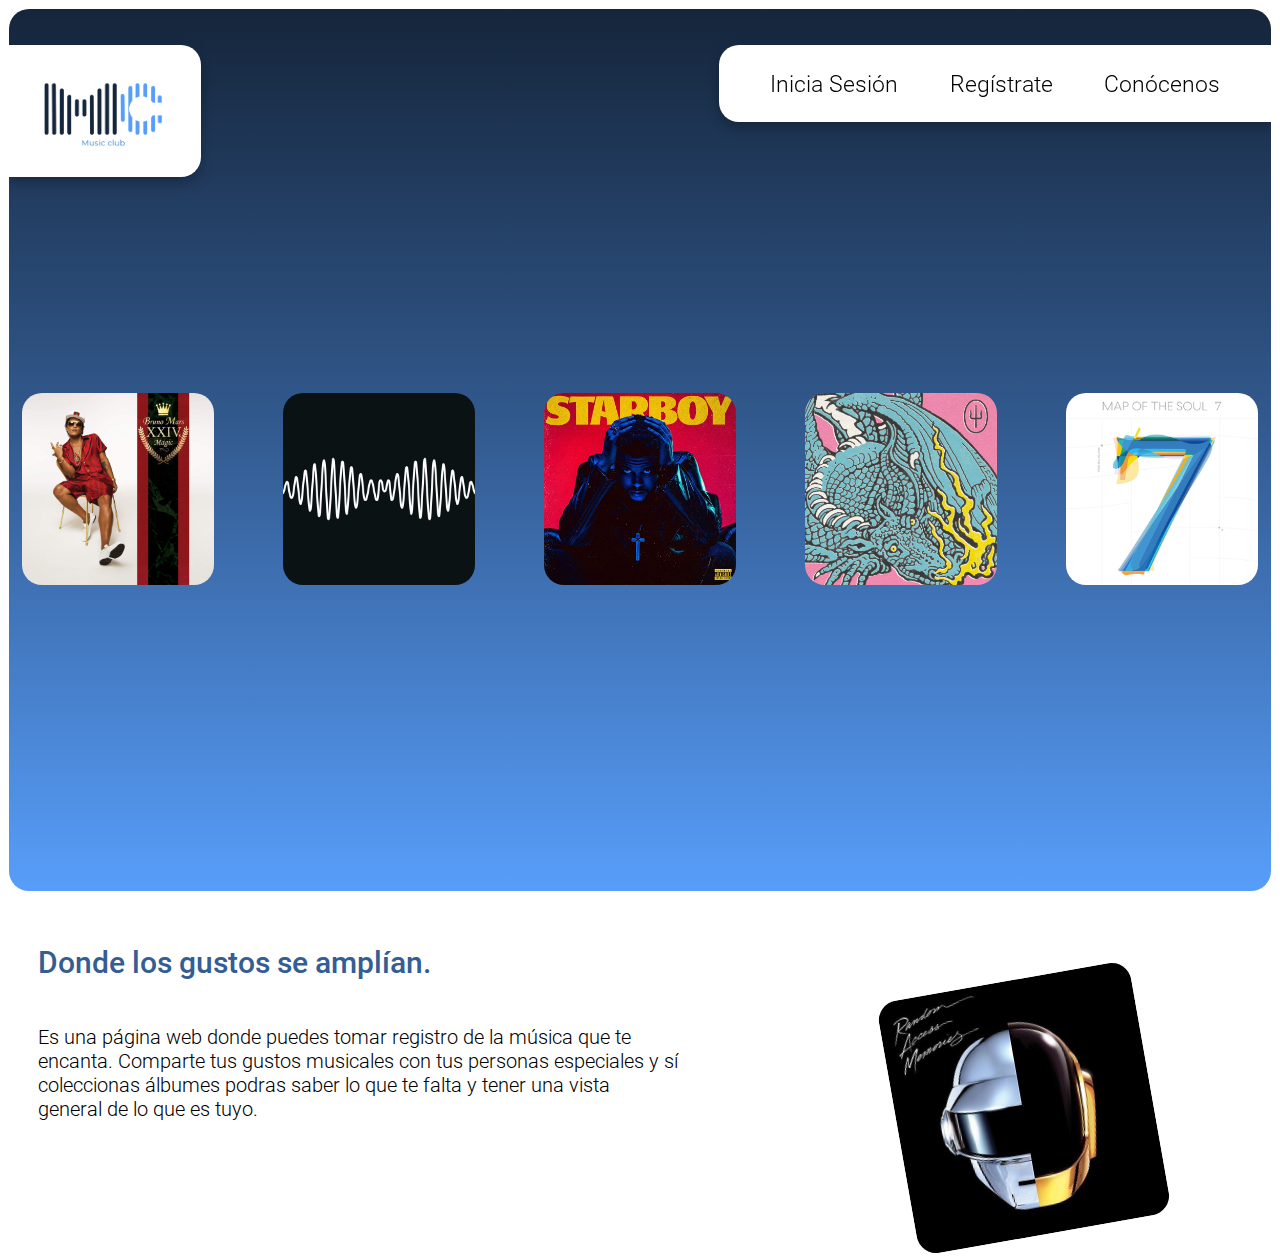
<file: html/index.html>
<!DOCTYPE html>
<html lang="en">
<head>
    <meta charset="UTF-8">
    <meta http-equiv="X-UA-Compatible" content="IE=edge">
    <meta name="viewport" content="width=device-width, initial-scale=1.0">
    <link rel="stylesheet" href="/styles/style.css">
    <link rel="icon" href="/assets/icon/logo.png">
    <title>Music Club</title>
</head>
<body>
    <div class="landing_card">
       <section class="header">
            <header class="logo_header">
                <img  class="img_logo_header" src="/assets/icon/logo.png" alt="">
            </header>
            <header class="menu_header">
                <ul><a href="">Inicia Sesión </a></ul>
                <ul><a href="">Regístrate</a></ul>
                <ul><a href="#Conocenos">Conócenos</a></ul>
            </header>
       </section>

       <section class="Album_Cover">
           
            <img src="/assets/img/24k_album_cover.jpg" alt="">
            <img src="/assets/img/AM_Album_Cover.jpg" alt="">
            <img src="/assets/img/Starboy_Album_Cover.jpg" alt="">
            <img src="/assets/img/ScaledAndIcy_Album_Cover.jpeg" alt="">
            <img src="/assets/img/MapOfTheSoul7_Album_Cover.png" alt="">
            
       </section>
    </div>

    <section class="Conocenos" id="Conocenos">
        <p class="conocenos_Title">
            Donde los gustos se amplían.
        </p>
        
        <p class="conocenos_text">
            Es una página web donde puedes tomar registro de la música que te encanta. Comparte tus gustos musicales con tus personas especiales y sí coleccionas álbumes podras saber lo que te falta y tener una vista general de lo que es tuyo.
        </p>
        <img src="/assets/img/RAM_Album_Cover.jpg" alt="">
    </section>


</body>
</html>
</file>
<file: styles/style.css>
/*Estilos generales*/
html{
    scroll-behavior: smooth;
}

*::selection{
    background: #579EFA;
}

*{
    margin: 0;
    padding: 0;
    transition: 0.5s;
    font-family: 'Roboto';
}
@font-face{
    font-family: 'Roboto';
    src: url(/fonts/Roboto/Roboto-Medium.ttf) format('truetype');
    font-style: normal;
    font-weight: normal;
}

@font-face{
    font-family: 'Roboto';
    src: url(/fonts/Roboto/Roboto-Light.ttf) format('truetype');
    font-style: normal;
    font-weight: 300;
}

/*Estilos específicos*/
.landing_card{
    height: 98vh;
    background: linear-gradient(to bottom, #15253B,#345D94 ,#579EFA);
    margin: 1vh;
    border-radius: 20px;
    overflow: hidden;
     /*Overflow: hidden;Esto esta interesante ya que si pones un borde redondeado
    y el contendio dentro de la etiqueta sobresaldría dobre el borde redondeado, 
    el contenido se corta hasta donde llegue el borde*/
}

.header{
    padding: 4vh 0;
    display: flex;
    justify-content: space-between; /*Para que ocupen el 100% del ancho  minetras haya un espacio entre ellos*/
}

.logo_header{
    background-color: white;
    width: 15vw;
    border-radius: 0 20px 20px 0;
    text-align: center; /*El text align center sirve ya que es un div*/
    filter: drop-shadow(0px 6px 6px rgba(0, 0, 0, 0.25));;
}
.img_logo_header{
    width: 10vw;
}
.menu_header{
    background-color: white;
    height: max-content;
    border-radius: 20px 0 0 20px;
    display: flex;
    justify-content: space-around;
    font-weight: 300;
    font-size: 2.5vh;
    padding: 1vw 2vw;
    filter: drop-shadow(0px 6px 6px rgba(0, 0, 0, 0.25));;
}
ul{
    padding: 1vw 2vw;
    border-radius: 20px;  
}
a{
    text-decoration: none;
    color: black;
}
ul:hover{
    text-decoration: underline;
    background-color: aliceblue;
}
ul:hover a{
    color: #579EFA;
}
.Album_Cover{
    display: flex;
    justify-content: space-between;
    padding: 0 1vw;
    align-items: flex-end;
    margin: 20vh 0; 
}


section.Album_Cover img{
    width: 15vw;
    border-radius: 20px;
}
section.Album_Cover img:hover{
    transform: scale(1.1);
    filter: drop-shadow(0px 6px 6px rgba(0, 0, 0, 0.25));
}

.Conocenos{
    padding: 5vh 10vw 5vh 3vw;
}
.conocenos_Title{
    display: block;
    font-size: 30px;
    color: #345D94;
}

.conocenos_text{
    display: inline-block;
    font-size: 20px;
    padding-top: 5vh;
    width: 50vw;
    font-weight: 300;
}
.Conocenos img{
    width: 20vw;
    position: relative;
    float: right;
    transform: rotate(-10deg);
    border-radius: 20px;
}
</file>
